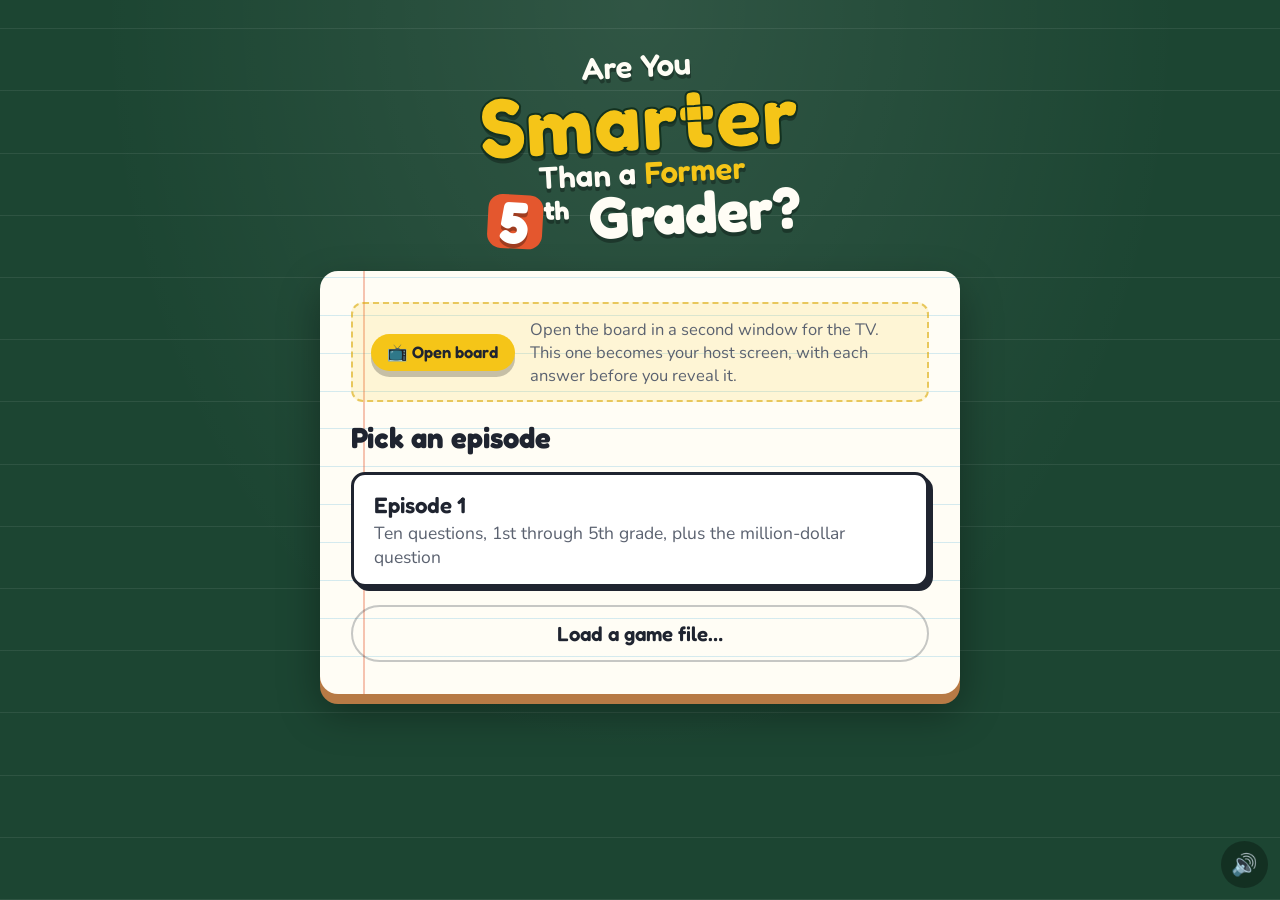
<file: index.html>
<!doctype html>
<html lang="en">
  <head>
    <meta charset="utf-8" />
    <meta name="viewport" content="width=device-width, initial-scale=1" />
    <title>Are You Smarter Than a Former 5th Grader?</title>
    <link rel="icon" href="data:image/svg+xml,%3Csvg xmlns='http://www.w3.org/2000/svg' viewBox='0 0 64 64'%3E%3Crect width='64' height='64' rx='14' fill='%23f5c518'/%3E%3Ctext x='32' y='46' font-family='Arial Black,Arial' font-weight='900' font-size='38' text-anchor='middle' fill='%231c4532'%3E5%3C/text%3E%3C/svg%3E" />
    <link rel="preconnect" href="https://fonts.googleapis.com" />
    <link rel="preconnect" href="https://fonts.gstatic.com" crossorigin />
    <link
      href="https://fonts.googleapis.com/css2?family=Fredoka:wght@500;600;700&family=Nunito:wght@500;700;800&family=Patrick+Hand&display=swap"
      rel="stylesheet"
    />
    <link rel="stylesheet" href="css/style.css?v=__V__" />
  </head>
  <body>
    <div id="app"></div>
    <noscript>This game needs JavaScript turned on.</noscript>
    <script type="module" src="js/app.js?v=__V__"></script>
  </body>
</html>
</file>
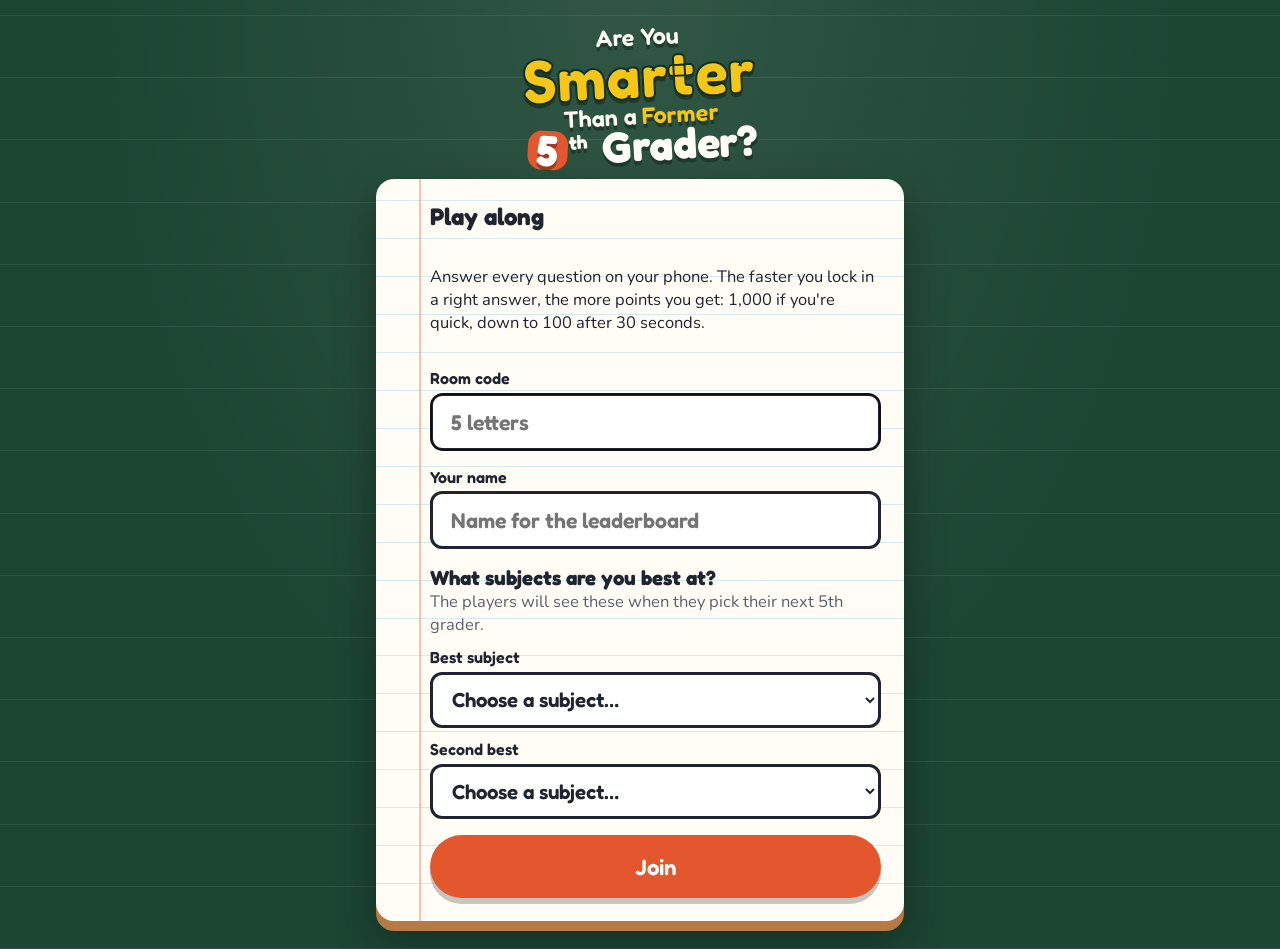
<file: play/index.html>
<!doctype html>
<html lang="en">
  <head>
    <meta charset="utf-8" />
    <meta name="viewport" content="width=device-width, initial-scale=1, viewport-fit=cover" />
    <meta name="theme-color" content="#1c4532" />
    <title>Play Along · Are You Smarter Than a Former 5th Grader?</title>
    <link rel="icon" href="data:image/svg+xml,%3Csvg xmlns='http://www.w3.org/2000/svg' viewBox='0 0 64 64'%3E%3Crect width='64' height='64' rx='14' fill='%23f5c518'/%3E%3Ctext x='32' y='46' font-family='Arial Black,Arial' font-weight='900' font-size='38' text-anchor='middle' fill='%231c4532'%3E5%3C/text%3E%3C/svg%3E" />
    <link rel="preconnect" href="https://fonts.googleapis.com" />
    <link rel="preconnect" href="https://fonts.gstatic.com" crossorigin />
    <link
      href="https://fonts.googleapis.com/css2?family=Fredoka:wght@500;600;700&family=Nunito:wght@500;700;800&family=Patrick+Hand&display=swap"
      rel="stylesheet"
    />
    <link rel="stylesheet" href="../css/style.css?v=__V__" />
  </head>
  <body class="is-phone">
    <div id="app"></div>
    <noscript>This page needs JavaScript turned on.</noscript>
    <script type="module" src="../js/play.js?v=__V__"></script>
  </body>
</html>
</file>
<file: css/style.css>
/* Schoolhouse palette */
:root {
  --chalk: #1c4532;
  --chalk-dark: #13311f;
  --chalk-line: rgba(255, 255, 255, 0.08);
  --paper: #fffdf5;
  --ink: #1f2430;
  --ink-soft: #5b6270;
  --yellow: #f5c518;
  --yellow-dark: #d9a90a;
  --red: #e4572e;
  --red-dark: #c2401b;
  --blue: #3fa7d6;
  --green: #59c36a;
  --purple: #8e6ad8;
  --orange: #f28c28;
  --wood: #b77a45;
  --radius: 18px;
  --shadow: 0 6px 0 rgba(0, 0, 0, 0.22);
  font-size: clamp(14px, 1.05vw + 6px, 24px);
}

* {
  box-sizing: border-box;
}

html,
body {
  margin: 0;
  min-height: 100%;
}

body {
  font-family: "Nunito", system-ui, sans-serif;
  color: var(--paper);
  background-color: var(--chalk);
  background-image: radial-gradient(ellipse at 50% 0%, rgba(255, 255, 255, 0.09), transparent 60%),
    repeating-linear-gradient(0deg, var(--chalk-line) 0 1px, transparent 1px 3.2rem);
  min-height: 100vh;
}

button {
  font: inherit;
  cursor: pointer;
}

button:disabled {
  cursor: not-allowed;
  opacity: 0.45;
}

h1,
h2 {
  font-family: "Fredoka", sans-serif;
  margin: 0 0 0.5em;
}

.screen {
  min-height: 100vh;
  padding: 1.2rem clamp(16px, 3vw, 3rem);
  display: flex;
  flex-direction: column;
  gap: 1rem;
}

.muted {
  color: rgba(255, 253, 245, 0.72);
}

.small {
  font-size: 0.85rem;
}

.eyebrow {
  font-family: "Fredoka", sans-serif;
  text-transform: uppercase;
  letter-spacing: 0.12em;
  font-size: 0.75rem;
  color: var(--yellow);
}

.row {
  display: flex;
  gap: 0.6rem;
  flex-wrap: wrap;
  align-items: center;
  justify-content: center;
}

/* Buttons */
.btn {
  border: 0;
  border-radius: 999px;
  padding: 0.7em 1.4em;
  font-family: "Fredoka", sans-serif;
  font-weight: 600;
  font-size: 1.05rem;
  box-shadow: var(--shadow);
  transition: transform 0.08s, box-shadow 0.08s;
}

.btn:active:not(:disabled) {
  transform: translateY(4px);
  box-shadow: 0 2px 0 rgba(0, 0, 0, 0.22);
}

.btn.small {
  font-size: 0.85rem;
  padding: 0.5em 1em;
}

.btn.wide {
  width: 100%;
}

.btn-yellow {
  background: var(--yellow);
  color: var(--ink);
}

.btn-red {
  background: var(--red);
  color: #fff;
}

.btn-ghost {
  background: rgba(255, 255, 255, 0.12);
  color: var(--paper);
  box-shadow: none;
  border: 2px solid rgba(255, 255, 255, 0.3);
}

.mute {
  position: fixed;
  right: 12px;
  bottom: 12px;
  border: 0;
  background: rgba(0, 0, 0, 0.3);
  color: #fff;
  border-radius: 50%;
  width: 2.4rem;
  height: 2.4rem;
  font-size: 1.1rem;
  z-index: 30;
}

/* Logo */
.logo {
  display: flex;
  flex-direction: column;
  align-items: center;
  font-family: "Fredoka", sans-serif;
  line-height: 0.92;
  text-shadow: 0 4px 0 rgba(0, 0, 0, 0.3);
  margin: 1.5rem auto 0.5rem;
  transform: rotate(-3deg);
}

.logo-are,
.logo-than {
  font-size: 1.6rem;
  font-weight: 600;
  color: var(--paper);
}

.logo-smarter {
  font-size: 4.4rem;
  font-weight: 700;
  color: var(--yellow);
  -webkit-text-stroke: 2px var(--chalk-dark);
}

.logo-fifth {
  font-size: 3rem;
  font-weight: 700;
  color: var(--paper);
}

.logo-5 {
  display: inline-block;
  background: var(--red);
  color: #fff;
  border-radius: 14px;
  padding: 0 0.22em;
  margin-right: 0.04em;
  transform: rotate(6deg);
}

.logo-former {
  color: var(--yellow);
}

.logo sup {
  font-size: 0.45em;
  margin-right: 0.15em;
}

.logo-small {
  margin: 0;
  font-size: 0.42rem;
  transform: rotate(-3deg) scale(1);
}

.logo-small .logo-are,
.logo-small .logo-than {
  font-size: 0.9rem;
}

.logo-small .logo-smarter {
  font-size: 2rem;
  -webkit-text-stroke: 1px var(--chalk-dark);
}

.logo-small .logo-fifth {
  font-size: 1.4rem;
}

/* Cards (loader, setup) */
.card {
  background: var(--paper);
  color: var(--ink);
  border-radius: var(--radius);
  padding: 1.6rem;
  width: min(640px, 100%);
  margin: 0 auto;
  box-shadow: 0 10px 0 var(--wood), 0 18px 40px rgba(0, 0, 0, 0.35);
  display: flex;
  flex-direction: column;
  gap: 0.9rem;
  background-image: linear-gradient(90deg, transparent 2.2rem, rgba(228, 87, 46, 0.35) 2.2rem, rgba(228, 87, 46, 0.35) calc(2.2rem + 2px), transparent calc(2.2rem + 2px)),
    repeating-linear-gradient(0deg, transparent 0 1.9rem, rgba(63, 167, 214, 0.22) 1.9rem calc(1.9rem + 1px));
}

.card h2 {
  color: var(--ink);
  margin: 0;
}

.card .eyebrow {
  color: var(--red-dark);
}

.card .muted {
  color: var(--ink-soft);
}

.card .btn-ghost {
  color: var(--ink);
  border-color: rgba(31, 36, 48, 0.25);
  background: transparent;
}

.episodes {
  display: grid;
  gap: 0.7rem;
}

.episode {
  text-align: left;
  border: 3px solid var(--ink);
  background: #fff;
  border-radius: 14px;
  padding: 0.8rem 1rem;
  display: flex;
  flex-direction: column;
  gap: 0.15rem;
  box-shadow: 4px 4px 0 var(--ink);
  color: var(--ink);
}

.episode:hover {
  background: #fff6cf;
}

.episode-title {
  font-family: "Fredoka", sans-serif;
  font-weight: 600;
  font-size: 1.15rem;
}

.episode-desc {
  color: var(--ink-soft);
  font-size: 0.9rem;
}

/* Setup */
.add-player {
  display: flex;
  gap: 0.6rem;
}

.add-player input {
  flex: 1;
  min-width: 0;
  font: inherit;
  font-size: 1.1rem;
  padding: 0.6em 0.9em;
  border-radius: 12px;
  border: 3px solid var(--ink);
}

.roster {
  list-style: none;
  padding: 0;
  margin: 0;
  display: flex;
  flex-wrap: wrap;
  gap: 0.5rem;
}

.roster li {
  background: var(--yellow);
  border-radius: 999px;
  padding: 0.3em 0.4em 0.3em 1em;
  font-family: "Fredoka", sans-serif;
  font-weight: 600;
  display: flex;
  align-items: center;
  gap: 0.4em;
}

.x {
  border: 0;
  background: rgba(0, 0, 0, 0.12);
  border-radius: 50%;
  width: 1.6em;
  height: 1.6em;
  line-height: 1;
}

.rules summary {
  font-family: "Fredoka", sans-serif;
  font-weight: 600;
  cursor: pointer;
}

.rules ul {
  margin: 0.5rem 0 0;
  padding-left: 1.2rem;
  font-size: 0.92rem;
  line-height: 1.45;
}

/* Board */
.current-mate {
  font-size: 0.9rem;
  margin-top: 0.15rem;
}

.link {
  border: 0;
  background: none;
  color: var(--yellow);
  text-decoration: underline;
  font-size: 0.8rem;
  padding: 0 0.2rem;
}

/* Picking the 5th grader */
.picker {
  width: min(680px, 100%);
}

.picker-icon {
  font-size: 3.4rem;
  line-height: 1;
}

.muted-ink {
  color: var(--ink-soft);
  margin: 0;
}

.picker-options {
  display: flex;
  flex-wrap: wrap;
  justify-content: center;
  gap: 0.5rem;
  margin: 0.4rem 0;
}

.pick {
  border: 3px solid var(--ink);
  background: var(--yellow);
  color: var(--ink);
  border-radius: 999px;
  padding: 0.45em 1.1em;
  font-family: "Fredoka", sans-serif;
  font-weight: 600;
  font-size: 1.1rem;
  display: flex;
  flex-direction: column;
  align-items: center;
  line-height: 1.1;
}

.pick.went {
  background: #e9e5d8;
  border-color: rgba(31, 36, 48, 0.3);
  color: var(--ink-soft);
}

.pick span {
  font-size: 0.65rem;
  font-family: "Nunito", sans-serif;
  font-weight: 800;
  text-transform: uppercase;
  letter-spacing: 0.06em;
}

.picker .add-player {
  width: 100%;
}

.q-mate {
  font-size: 0.85rem;
  font-weight: 700;
  color: var(--yellow);
  margin-top: 0.2rem;
}

.chip.is-mate {
  outline: 3px solid var(--yellow);
}


.topbar {
  display: flex;
  align-items: center;
  justify-content: space-between;
  gap: 1rem;
}

.topbar-info {
  text-align: center;
}

.stake {
  font-family: "Fredoka", sans-serif;
  font-size: 1.7rem;
  font-weight: 700;
}

.banner {
  background: var(--yellow);
  color: var(--ink);
  border-radius: 12px;
  padding: 0.6rem 1rem;
  text-align: center;
  font-weight: 700;
}

.board-layout {
  display: grid;
  grid-template-columns: 1fr minmax(9rem, 13rem);
  gap: 1.2rem;
  flex: 1;
}

.tiles {
  display: grid;
  grid-template-columns: repeat(2, 1fr);
  grid-auto-rows: minmax(4.4rem, 1fr);
  gap: 0.8rem;
}

.tile {
  border: 0;
  border-radius: 16px;
  color: #fff;
  display: flex;
  flex-direction: column;
  align-items: center;
  justify-content: center;
  gap: 0.2rem;
  box-shadow: var(--shadow), inset 0 -6px 0 rgba(0, 0, 0, 0.15);
  transition: transform 0.12s;
  padding: 0.6rem;
}

.tile:hover:not(:disabled) {
  transform: translateY(-3px) rotate(-0.6deg);
}

.tile-grade {
  font-family: "Fredoka", sans-serif;
  font-size: 0.85rem;
  text-transform: uppercase;
  letter-spacing: 0.1em;
  opacity: 0.9;
}

.tile-subject {
  font-family: "Fredoka", sans-serif;
  font-weight: 700;
  font-size: 1.4rem;
  text-align: center;
  line-height: 1.05;
}

.grade-1 { background: var(--red); }
.grade-2 { background: var(--orange); }
.grade-3 { background: var(--green); }
.grade-4 { background: var(--blue); }
.grade-5 { background: var(--purple); }

.tile.used {
  background: rgba(0, 0, 0, 0.18);
  box-shadow: none;
  color: rgba(255, 255, 255, 0.3);
  opacity: 1;
}

/* Money ladder */
.ladder {
  list-style: none;
  margin: 0;
  padding: 0.6rem;
  background: var(--chalk-dark);
  border: 6px solid var(--wood);
  border-radius: 14px;
  display: flex;
  flex-direction: column;
  gap: 0.2rem;
  font-family: "Fredoka", sans-serif;
  font-weight: 600;
}

.ladder li {
  display: flex;
  justify-content: space-between;
  gap: 0.5rem;
  padding: 0.18rem 0.6rem;
  border-radius: 8px;
  font-size: 0.95rem;
  color: rgba(255, 253, 245, 0.75);
}

.ladder li span {
  color: rgba(255, 253, 245, 0.45);
  font-size: 0.8em;
}

.ladder li.safe {
  color: var(--yellow);
  border: 2px dashed rgba(245, 197, 24, 0.6);
}

.ladder li.top {
  color: var(--yellow);
  font-size: 1.1rem;
}

.ladder li.reached {
  background: rgba(89, 195, 106, 0.3);
  color: #fff;
}

.ladder li.next {
  background: var(--yellow);
  color: var(--ink);
}

.ladder li.next span {
  color: var(--ink);
}

/* Scoreboard */
.scoreboard {
  display: grid;
  grid-template-columns: repeat(auto-fit, minmax(9rem, 1fr));
  gap: 0.6rem;
}

.player {
  background: var(--paper);
  color: var(--ink);
  border-radius: 14px;
  padding: 0.55rem 0.8rem;
  box-shadow: 0 5px 0 var(--wood);
}

.player.flunked,
.player.dropped {
  background: #e9e5d8;
}

.player.millionaire {
  background: var(--yellow);
}

.player-name {
  font-family: "Fredoka", sans-serif;
  font-weight: 700;
  font-size: 1.1rem;
  white-space: nowrap;
  overflow: hidden;
  text-overflow: ellipsis;
}

.player-status {
  display: flex;
  align-items: baseline;
  gap: 0.4rem;
  flex-wrap: wrap;
}

.bank {
  font-family: "Fredoka", sans-serif;
  font-size: 1.25rem;
  font-weight: 600;
  color: #1d7a3a;
}

.bank.out {
  color: var(--ink-soft);
}

.tag {
  font-size: 0.7rem;
  font-weight: 800;
  text-transform: uppercase;
  letter-spacing: 0.06em;
  background: rgba(0, 0, 0, 0.08);
  color: var(--ink);
  border-radius: 6px;
  padding: 0.1em 0.45em;
}

.tag.red {
  background: var(--red);
  color: #fff;
}

.tag.gold {
  background: var(--ink);
  color: var(--yellow);
}

.player-meta {
  display: flex;
  align-items: center;
  gap: 0.25rem;
  margin-top: 0.15rem;
}

.cheat-dot.spent {
  filter: grayscale(1);
  opacity: 0.3;
}

.correct {
  margin-left: auto;
  font-weight: 800;
  font-size: 0.8rem;
  color: var(--ink-soft);
}

/* Question */
.q-header {
  display: flex;
  justify-content: space-between;
  align-items: center;
  gap: 1rem;
}

.q-grade {
  font-family: "Fredoka", sans-serif;
  text-transform: uppercase;
  letter-spacing: 0.12em;
  color: var(--yellow);
  font-size: 0.95rem;
}

.q-subject {
  font-family: "Fredoka", sans-serif;
  font-weight: 700;
  font-size: 2rem;
}

.q-stake {
  text-align: right;
  font-family: "Fredoka", sans-serif;
  font-size: 2.2rem;
  font-weight: 700;
  color: var(--yellow);
  line-height: 1;
}

.q-stake span {
  display: block;
  font-size: 0.8rem;
  color: var(--paper);
  font-weight: 500;
  letter-spacing: 0.08em;
  text-transform: uppercase;
}

.chalkboard {
  flex: 1;
  background: var(--chalk-dark);
  border: 12px solid var(--wood);
  border-radius: 16px;
  box-shadow: inset 0 0 40px rgba(0, 0, 0, 0.45), 0 10px 30px rgba(0, 0, 0, 0.3);
  padding: clamp(1rem, 3vw, 2.4rem);
  display: flex;
  flex-direction: column;
  align-items: center;
  justify-content: center;
  gap: 1rem;
  text-align: center;
}

.q-text {
  font-family: "Patrick Hand", "Fredoka", cursive;
  font-size: clamp(1.8rem, 3.6vw, 3.6rem);
  line-height: 1.15;
  max-width: 34ch;
}

.choices {
  list-style: upper-alpha;
  margin: 0;
  padding: 0;
  display: grid;
  grid-template-columns: repeat(2, minmax(0, 1fr));
  gap: 0.6rem 2rem;
  font-family: "Patrick Hand", cursive;
  font-size: clamp(1.4rem, 2.4vw, 2.3rem);
  list-style-position: inside;
}

.choices li {
  padding: 0.1em 0.6em;
  border-radius: 10px;
  text-align: left;
}

.choices li.right {
  background: var(--yellow);
  color: var(--ink);
}

.media-wrap {
  display: flex;
  flex-direction: column;
  align-items: center;
  gap: 0.6rem;
}

.media {
  max-width: min(100%, 720px);
  max-height: 40vh;
  border-radius: 10px;
}

audio.media {
  width: min(100%, 480px);
}

.answer {
  background: var(--paper);
  color: var(--ink);
  border-radius: 14px;
  padding: 0.8rem 1.4rem;
  transform: rotate(-1deg);
  box-shadow: 0 6px 0 var(--yellow-dark);
}

.answer-label {
  font-family: "Fredoka", sans-serif;
  text-transform: uppercase;
  letter-spacing: 0.12em;
  font-size: 0.75rem;
  color: var(--red-dark);
}

.answer-text {
  font-family: "Fredoka", sans-serif;
  font-weight: 700;
  font-size: clamp(1.6rem, 3vw, 2.8rem);
}

.answer-note {
  font-size: 0.9rem;
  color: var(--ink-soft);
}

/* Long questions or many choices: smaller type so the player cards stay on screen */
.chalkboard.dense {
  gap: 0.6rem;
  padding: clamp(0.8rem, 2vw, 1.6rem);
}

.chalkboard.dense .q-text {
  font-size: clamp(1.5rem, 2.7vw, 2.7rem);
  max-width: 44ch;
}

.chalkboard.dense .choices {
  font-size: clamp(1.2rem, 1.9vw, 1.9rem);
  gap: 0.2rem 2rem;
}

.chalkboard.dense .answer {
  padding: 0.5rem 1.2rem;
}

/* Player chips on the question screen */
.chips {
  display: grid;
  grid-template-columns: repeat(auto-fit, minmax(13rem, 1fr));
  gap: 0.6rem;
}

.chip {
  background: var(--paper);
  color: var(--ink);
  border-radius: 14px;
  padding: 0.5rem 0.7rem;
  box-shadow: 0 5px 0 var(--wood);
  display: flex;
  flex-direction: column;
  gap: 0.35rem;
}

.chip.classmate-chip {
  background: var(--yellow);
}

.chip.bystander {
  background: #e9e5d8;
}

.chip.dropping {
  outline: 3px solid var(--yellow-dark);
}

.chip-head {
  display: flex;
  align-items: center;
  gap: 0.4rem;
}

.chip-name {
  font-family: "Fredoka", sans-serif;
  font-weight: 700;
  font-size: 1.05rem;
}

.chip-bank {
  margin-left: auto;
  font-family: "Fredoka", sans-serif;
  font-weight: 600;
  color: #1d7a3a;
}

.chip-controls {
  display: flex;
  flex-wrap: wrap;
  gap: 0.3rem;
  align-items: center;
}

.chip-btn {
  border: 2px solid rgba(31, 36, 48, 0.3);
  background: #fff;
  color: var(--ink);
  border-radius: 999px;
  padding: 0.2em 0.65em;
  font-size: 0.8rem;
  font-weight: 800;
}

.chip-btn.active {
  background: var(--ink);
  color: var(--yellow);
  border-color: var(--ink);
}

.chip-btn.drop.active {
  background: var(--yellow);
  color: var(--ink);
  border-color: var(--yellow-dark);
}

.chip-note {
  font-size: 0.8rem;
  font-weight: 700;
  color: var(--ink-soft);
}

.chip-note.saved {
  color: #1d7a3a;
}

.mark {
  border: 3px solid var(--ink);
  border-radius: 12px;
  width: 2.6rem;
  height: 2.2rem;
  font-size: 1.2rem;
  font-weight: 900;
  background: #fff;
  color: var(--ink);
}

.mark.yes.on {
  background: var(--green);
  color: #fff;
  border-color: #2f8a3e;
}

.mark.no.on {
  background: var(--red);
  color: #fff;
  border-color: var(--red-dark);
}

.q-footer {
  display: flex;
  justify-content: space-between;
  align-items: center;
  gap: 0.6rem;
  flex-wrap: wrap;
}

/* Million-dollar */
.question.million .chalkboard {
  border-color: var(--yellow);
}

.million-intro {
  align-items: center;
  justify-content: center;
  text-align: center;
}

.million-badge {
  font-family: "Fredoka", sans-serif;
  font-weight: 700;
  font-size: 3.6rem;
  color: var(--ink);
  background: var(--yellow);
  border-radius: 999px;
  padding: 0.2em 0.8em;
  box-shadow: 0 8px 0 var(--yellow-dark);
  transform: rotate(-3deg);
}

.million-intro h1 {
  font-size: 2.6rem;
  margin-top: 0.6rem;
}

.million-subject {
  font-size: 1.6rem;
  margin: 0;
}

.million-intro .muted {
  max-width: 40ch;
}

.decisions {
  display: flex;
  flex-direction: column;
  gap: 0.5rem;
  margin: 0.5rem 0 1rem;
}

.decision {
  background: var(--paper);
  color: var(--ink);
  border-radius: 999px;
  padding: 0.4rem 0.5rem 0.4rem 1.2rem;
  display: flex;
  align-items: center;
  gap: 0.5rem;
}

.decision .chip-name {
  margin-right: auto;
  padding-right: 1rem;
}

/* Results */
.results {
  align-items: center;
  text-align: center;
}

.headline {
  font-size: 3.4rem;
  color: var(--yellow);
  text-shadow: 0 4px 0 rgba(0, 0, 0, 0.3);
  margin-top: 1rem;
}

.smarter {
  font-family: "Fredoka", sans-serif;
  font-size: 1.5rem;
  margin: 0;
}

.final {
  list-style: none;
  padding: 0;
  margin: 0;
  width: min(640px, 100%);
  display: flex;
  flex-direction: column;
  gap: 0.5rem;
}

.final li {
  background: var(--paper);
  color: var(--ink);
  border-radius: 14px;
  display: grid;
  grid-template-columns: 2.4rem 1fr auto 3.4rem;
  align-items: center;
  gap: 0.6rem;
  padding: 0.5rem 1rem;
  font-family: "Fredoka", sans-serif;
  font-weight: 600;
  font-size: 1.25rem;
  box-shadow: 0 5px 0 var(--wood);
}

.final li.win {
  background: var(--yellow);
  font-size: 1.5rem;
}

.place {
  background: var(--ink);
  color: var(--paper);
  border-radius: 50%;
  width: 2rem;
  height: 2rem;
  display: grid;
  place-items: center;
  font-size: 1rem;
}

.final-name {
  text-align: left;
}

.final-correct {
  color: var(--ink-soft);
  font-size: 0.9rem;
}

/* Overlays */
.overlay {
  position: fixed;
  inset: 0;
  background: rgba(10, 25, 17, 0.88);
  display: grid;
  place-items: center;
  z-index: 20;
  padding: 16px;
}

.overlay-card {
  background: var(--paper);
  color: var(--ink);
  border-radius: 22px;
  padding: 2rem 2.4rem;
  text-align: center;
  max-width: 760px;
  display: flex;
  flex-direction: column;
  align-items: center;
  gap: 0.8rem;
  box-shadow: 0 12px 0 var(--wood);
}

.overlay-card h2 {
  font-size: 2.2rem;
  margin: 0;
}

.overlay-card .eyebrow {
  color: var(--red-dark);
}

.flunk-f {
  font-family: "Fredoka", sans-serif;
  font-weight: 700;
  font-size: 7rem;
  line-height: 1;
  color: var(--red);
  border: 8px solid var(--red);
  border-radius: 50%;
  width: 1.5em;
  height: 1.5em;
  display: grid;
  place-items: center;
  transform: rotate(-12deg);
}

.say-it {
  font-size: 1rem;
  color: var(--ink-soft);
}

.say-it span {
  display: block;
  font-family: "Fredoka", sans-serif;
  font-weight: 700;
  font-size: 1.8rem;
  color: var(--ink);
  margin-top: 0.3rem;
}

/* Host screen and board */
.board-hint {
  display: flex;
  align-items: center;
  gap: 0.8rem;
  padding: 0.7rem 0.9rem;
  border-radius: 12px;
  background: rgba(245, 197, 24, 0.14);
  border: 2px dashed rgba(217, 169, 10, 0.6);
}

.board-hint .btn {
  flex: none;
}

.btn.board-on {
  border-color: var(--green);
  color: var(--green);
}

.card .btn.board-on {
  color: #1d7a3a;
  border-color: var(--green);
}

/* Host screen only: the answer before the reveal, while the board is open */
.host-answer {
  border: 2px dashed rgba(245, 197, 24, 0.7);
  border-radius: 12px;
  padding: 0.4rem 1rem;
  font-size: 1.15rem;
  color: rgba(255, 253, 245, 0.85);
  display: flex;
  align-items: center;
  gap: 0.7rem;
  flex-wrap: wrap;
  justify-content: center;
}

.host-answer b {
  font-family: "Fredoka", sans-serif;
  color: var(--yellow);
  font-size: 1.4rem;
}

.host-answer-tag {
  font-size: 0.7rem;
  font-weight: 800;
  text-transform: uppercase;
  letter-spacing: 0.08em;
  background: rgba(0, 0, 0, 0.35);
  border-radius: 999px;
  padding: 0.2em 0.7em;
}

.board-title {
  justify-content: center;
  align-items: center;
  text-align: center;
}

.board-title .logo {
  font-size: 1.5rem;
}

.board-title .eyebrow {
  font-size: 1.1rem;
  margin: 0;
}

.board-roster {
  display: flex;
  flex-wrap: wrap;
  justify-content: center;
  gap: 0.6rem;
}

.board-roster span {
  background: var(--paper);
  color: var(--ink);
  border-radius: 999px;
  padding: 0.3em 1.1em;
  font-family: "Fredoka", sans-serif;
  font-weight: 600;
  font-size: 1.4rem;
  box-shadow: 0 4px 0 var(--wood);
}

.board-join {
  display: flex;
  align-items: center;
  gap: 1.4rem;
  background: var(--paper);
  color: var(--ink);
  border-radius: 18px;
  padding: 1rem 1.6rem;
  box-shadow: 0 8px 0 var(--wood);
  text-align: left;
}

.board-join .qr {
  width: 11rem;
}

.board-join h3 {
  margin: 0 0 0.3rem;
  font-family: "Fredoka", sans-serif;
  font-size: 1.5rem;
}

.board-join p {
  margin: 0.2rem 0;
}

.board-join strong {
  font-family: "Fredoka", sans-serif;
  letter-spacing: 0.14em;
  font-size: 1.8rem;
  color: var(--red-dark);
}

span.mark {
  display: inline-grid;
  place-items: center;
}

.sound-prompt {
  position: fixed;
  left: 50%;
  bottom: 16px;
  transform: translateX(-50%);
  z-index: 50;
  border: 2px solid var(--yellow);
  background: rgba(19, 49, 31, 0.94);
  color: var(--paper);
  border-radius: 999px;
  padding: 0.6em 1.4em;
  font-weight: 800;
  font-family: inherit;
  font-size: 1rem;
  box-shadow: 0 0 1.5rem rgba(245, 197, 24, 0.4);
}

/* Narrow screens */
@media (max-width: 760px) {
  .board-layout {
    grid-template-columns: 1fr;
  }
  .ladder {
    flex-direction: row;
    flex-wrap: wrap;
  }
  .ladder li {
    font-size: 0.75rem;
  }
  .topbar {
    flex-wrap: wrap;
    justify-content: center;
  }
  .tile-subject {
    font-size: 1.05rem;
  }
  .choices {
    grid-template-columns: 1fr;
  }
  .logo-smarter {
    font-size: 3rem;
  }
  .final li {
    grid-template-columns: 2rem 1fr auto;
  }
  .final-correct {
    display: none;
  }
}

/* ---------- Audience play-along: host and TV ---------- */

.aud-slot {
  display: contents;
}

.row.left {
  justify-content: flex-start;
}

.aud-dot {
  display: inline-block;
  width: 10px;
  height: 10px;
  border-radius: 50%;
  background: #8a93a8;
  vertical-align: middle;
}

.aud-dot.live {
  background: var(--green);
  box-shadow: 0 0 8px var(--green);
}

.aud-dot.connecting,
.aud-dot.down {
  background: var(--orange);
  animation: blink 1s ease-in-out infinite;
}

.aud-dot.error {
  background: var(--red);
}

@keyframes blink {
  50% {
    opacity: 0.35;
  }
}

.aud-pill {
  font-size: 0.7rem;
  font-family: "Nunito", sans-serif;
  font-weight: 800;
  text-transform: uppercase;
  letter-spacing: 0.06em;
  border-radius: 999px;
  padding: 0.15em 0.6em;
  vertical-align: middle;
  background: #8a93a8;
  color: #fff;
}

.aud-pill.live {
  background: #1d7a3a;
}

.aud-pill.connecting,
.aud-pill.down {
  background: var(--orange);
}

.aud-pill.error {
  background: var(--red);
}

.aud-card {
  display: flex;
  gap: 1rem;
  align-items: center;
  flex-wrap: wrap;
  border: 3px dashed rgba(31, 36, 48, 0.25);
  border-radius: 14px;
  padding: 0.9rem 1rem;
  background: rgba(255, 255, 255, 0.7);
}

.aud-card h3 {
  margin: 0 0 0.3rem;
  font-family: "Fredoka", sans-serif;
}

.aud-card .aud-info {
  flex: 1 1 260px;
}

.aud-card .small {
  margin: 0.2rem 0;
}

.aud-qr {
  flex: 0 0 132px;
  width: 132px;
}

.qr {
  display: block;
  width: 100%;
  height: auto;
  border-radius: 8px;
}

.aud-code {
  margin: 0.2rem 0;
}

.aud-code strong {
  font-family: "Fredoka", sans-serif;
  letter-spacing: 0.14em;
  font-size: 1.5rem;
  color: var(--red-dark);
}

.aud-names {
  font-weight: 700;
  font-size: 0.9rem;
  margin: 0.3rem 0 0.5rem;
}

.error {
  color: var(--red-dark);
  font-weight: 700;
}

/* The room code in the corner */
.aud-corner {
  position: fixed;
  left: 12px;
  bottom: 12px;
  z-index: 15;
  border: 0;
  border-radius: 999px;
  background: rgba(0, 0, 0, 0.45);
  color: var(--paper);
  padding: 0.35em 0.9em;
  font-size: 0.8rem;
  display: flex;
  align-items: center;
  gap: 0.45em;
}

.aud-corner b {
  font-family: "Fredoka", sans-serif;
  letter-spacing: 0.12em;
  color: var(--yellow);
  font-size: 1rem;
}

.aud-corner-url,
.aud-corner-n {
  opacity: 0.75;
}

.screen.board,
.screen.question {
  padding-bottom: 3.2rem;
}

/* Leaderboard column on the board */
.board-layout.with-aud {
  grid-template-columns: 1fr minmax(9rem, 12rem) minmax(10rem, 14rem);
}

.aud-lb {
  background: var(--paper);
  color: var(--ink);
  border-radius: 14px;
  padding: 0.7rem 0.8rem;
  box-shadow: 0 6px 0 var(--wood);
  align-self: start;
}

.aud-lb h3 {
  margin: 0 0 0.4rem;
  font-family: "Fredoka", sans-serif;
  font-size: 1.05rem;
}

.aud-lb .small {
  margin: 0.3rem 0 0;
  color: var(--ink-soft);
}

.lb {
  list-style: none;
  margin: 0;
  padding: 0;
  display: grid;
  gap: 0.25rem;
}

.lb li {
  display: grid;
  grid-template-columns: 1.6em 1fr auto;
  gap: 0.4em;
  align-items: baseline;
  font-size: 0.92rem;
}

.lb li:first-child {
  font-weight: 800;
}

.lb-rank {
  color: var(--ink-soft);
  font-weight: 800;
  text-align: right;
}

.lb-name {
  overflow: hidden;
  text-overflow: ellipsis;
  white-space: nowrap;
}

.lb.big li {
  font-size: 1.3rem;
  padding: 0.2rem 0;
  border-bottom: 2px dashed rgba(0, 0, 0, 0.08);
}

/* Under the question */
.aud-strip {
  font-weight: 700;
  font-size: 0.95rem;
  background: rgba(0, 0, 0, 0.25);
  border-radius: 999px;
  padding: 0.35em 0.9em;
}

/* Answer review */
.aud-review {
  width: min(720px, 100%);
  max-height: 90vh;
  overflow: auto;
}

.aud-groups {
  list-style: none;
  padding: 0;
  margin: 0;
  width: 100%;
  display: grid;
  gap: 0.4rem;
}

.aud-group {
  width: 100%;
  display: grid;
  grid-template-columns: 2rem 1fr auto;
  align-items: center;
  gap: 0.6rem;
  border-radius: 12px;
  border: 3px solid;
  padding: 0.35rem 0.8rem;
  font-size: 1.05rem;
  text-align: left;
  background: #fff;
  color: var(--ink);
}

.aud-group.ok {
  border-color: var(--green);
}

.aud-group.no {
  border-color: rgba(228, 87, 46, 0.6);
}

.aud-group .mark-ico {
  font-weight: 900;
  font-size: 1.2rem;
}

.aud-group.ok .mark-ico {
  color: #1d7a3a;
}

.aud-group.no .mark-ico {
  color: var(--red-dark);
}

.aud-group-n {
  color: var(--ink-soft);
  font-weight: 800;
}

/* Full-screen leaderboard (0) */
.aud-big {
  width: min(980px, 100%);
  max-width: none;
  display: grid;
  grid-template-columns: 1fr 15rem;
  gap: 1.4rem;
  align-items: start;
  text-align: left;
}

.aud-big h2 {
  margin-bottom: 0.6rem;
  font-size: 1.9rem;
  white-space: nowrap;
}

.aud-big > .btn {
  grid-column: 1 / -1;
  justify-self: center;
}

.aud-big-join {
  text-align: center;
}

.aud-big-join p {
  margin: 0.4rem 0 0;
}

.aud-big-join strong {
  font-family: "Fredoka", sans-serif;
  letter-spacing: 0.14em;
  font-size: 1.6rem;
  color: var(--red-dark);
}

/* Results */
.aud-final {
  width: min(640px, 100%);
  background: var(--paper);
  color: var(--ink);
  border-radius: 14px;
  padding: 0.8rem 1.2rem;
  text-align: left;
  box-shadow: 0 5px 0 var(--wood);
}

.aud-final h3 {
  margin: 0 0 0.4rem;
  font-family: "Fredoka", sans-serif;
}

@media (max-width: 760px) {
  .board-layout.with-aud {
    grid-template-columns: 1fr;
  }
  .aud-big {
    grid-template-columns: 1fr;
  }
  .aud-corner-url {
    display: none;
  }
}

/* ---------- Audience play-along: phone ---------- */

body.is-phone {
  font-size: 16px;
}

.pp {
  max-width: 560px;
  margin: 0 auto;
  padding: 14px 16px 28px;
  display: flex;
  flex-direction: column;
  gap: 14px;
  min-height: 100vh;
}

.pp-join .card {
  width: 100%;
  padding: 1.2rem 1.2rem 1.2rem 2.8rem;
}

.pp-logo {
  margin: 0.6rem auto 0;
  font-size: 0.6rem;
}

.pp-logo .logo-smarter {
  font-size: 3.2rem;
}

.pp-logo .logo-fifth {
  font-size: 2.2rem;
}

.pp-logo .logo-are,
.pp-logo .logo-than {
  font-size: 1.2rem;
}

.pp-join-form {
  display: grid;
  gap: 0.8rem;
}

.pp-join-form label {
  display: grid;
  gap: 0.25rem;
  font-family: "Fredoka", sans-serif;
  font-weight: 600;
}

.pp input {
  font: inherit;
  font-size: 1.1rem; /* 16px+ so phones don't zoom in */
  padding: 0.6em 0.8em;
  border-radius: 12px;
  border: 3px solid var(--ink);
  width: 100%;
  min-width: 0;
}

.btn.big {
  font-size: 1.15rem;
  padding: 0.8em 1.2em;
  width: 100%;
}

.pp-top {
  display: flex;
  justify-content: space-between;
  align-items: center;
  gap: 0.6rem;
  font-size: 0.95rem;
}

.pp-me {
  display: flex;
  align-items: center;
  gap: 0.45rem;
  font-family: "Fredoka", sans-serif;
  font-size: 1.1rem;
}

.pp-score {
  font-weight: 800;
  color: var(--yellow);
}

.pp-wait {
  text-align: center;
  padding: 2rem 0.5rem;
}

.pp-big {
  font-family: "Fredoka", sans-serif;
  font-size: 2rem;
  font-weight: 700;
  color: var(--yellow);
  margin: 0;
}

.pp-spinner {
  width: 36px;
  height: 36px;
  margin: 0 auto 0.8rem;
  border-radius: 50%;
  border: 4px solid rgba(255, 255, 255, 0.25);
  border-top-color: var(--yellow);
  animation: spin 0.9s linear infinite;
}

@keyframes spin {
  to {
    transform: rotate(360deg);
  }
}

.pp-q {
  background: var(--chalk-dark);
  border: 8px solid var(--wood);
  border-radius: 14px;
  padding: 1rem;
  text-align: center;
  box-shadow: inset 0 0 30px rgba(0, 0, 0, 0.4);
}

.pp-q.million {
  border-color: var(--yellow);
}

.pp-grade {
  font-family: "Fredoka", sans-serif;
  text-transform: uppercase;
  letter-spacing: 0.12em;
  font-size: 0.75rem;
  color: var(--yellow);
}

.pp-subject {
  font-family: "Fredoka", sans-serif;
  font-weight: 700;
  font-size: 1.2rem;
}

.pp-text {
  font-family: "Patrick Hand", "Fredoka", cursive;
  font-size: 1.6rem;
  line-height: 1.15;
  margin-top: 0.5rem;
}

.pp-media {
  margin: 0.6rem 0 0;
  font-weight: 700;
  color: var(--yellow);
}

.pp-reveal {
  margin-top: 0.8rem;
  display: grid;
  gap: 0.4rem;
}

.pp-answer {
  background: var(--paper);
  color: var(--ink);
  border-radius: 12px;
  padding: 0.5rem 0.8rem;
  font-family: "Fredoka", sans-serif;
  font-weight: 700;
  font-size: 1.4rem;
}

.pp-answer span {
  display: block;
  font-size: 0.7rem;
  letter-spacing: 0.12em;
  text-transform: uppercase;
  color: var(--red-dark);
}

.pp-res {
  margin: 0;
  font-weight: 800;
  font-size: 1.15rem;
}

.pp-res.ok {
  color: #7ee08f;
}

.pp-res.no {
  color: #ffb39b;
}

.pp-res.none {
  color: rgba(255, 253, 245, 0.7);
}

.pp-form {
  background: var(--paper);
  color: var(--ink);
  border-radius: 14px;
  padding: 0.9rem;
  display: grid;
  gap: 0.6rem;
  box-shadow: 0 6px 0 var(--wood);
}

.pp-form label {
  font-family: "Fredoka", sans-serif;
  font-weight: 600;
  display: flex;
  justify-content: space-between;
  align-items: baseline;
  gap: 0.5rem;
  flex-wrap: wrap;
}

.pp-worth {
  font-family: "Nunito", sans-serif;
  font-size: 0.85rem;
  color: var(--ink-soft);
}

.pp-worth b {
  color: #1d7a3a;
  font-size: 1rem;
}

.pp-form .small {
  margin: 0;
  color: var(--ink-soft);
}

.pp-choices {
  display: grid;
  gap: 0.45rem;
}

.pp-choice {
  display: flex;
  align-items: center;
  gap: 0.7rem;
  text-align: left;
  border: 3px solid var(--ink);
  border-radius: 12px;
  background: #fff;
  color: var(--ink);
  padding: 0.55rem 0.8rem;
  font-size: 1.1rem;
  font-weight: 700;
}

.pp-choice span {
  font-family: "Fredoka", sans-serif;
  background: var(--ink);
  color: var(--paper);
  border-radius: 8px;
  width: 1.7rem;
  height: 1.7rem;
  display: grid;
  place-items: center;
  flex: none;
}

.pp-choice.on {
  background: var(--yellow);
}

.pp-locked {
  background: var(--paper);
  color: var(--ink);
  border-radius: 14px;
  padding: 0.9rem;
  text-align: center;
  display: grid;
  gap: 0.3rem;
  font-family: "Fredoka", sans-serif;
  font-weight: 700;
  font-size: 1.1rem;
  box-shadow: 0 6px 0 var(--wood);
}

.pp-locked strong {
  font-size: 1.4rem;
}

.pp-locked .small {
  font-family: "Nunito", sans-serif;
  font-weight: 600;
  color: var(--ink-soft);
}

.pp-lb {
  background: var(--paper);
  color: var(--ink);
  border-radius: 14px;
  padding: 0.8rem 1rem;
}

.pp-lb h3 {
  margin: 0 0 0.4rem;
  font-family: "Fredoka", sans-serif;
}

.pp-lb .lb li {
  font-size: 1rem;
}

.pp-lb .lb li.me {
  background: #fff3c4;
  border-radius: 6px;
}

.pp-lb .lb li.gap {
  margin-top: 0.4rem;
  border-top: 2px dashed rgba(0, 0, 0, 0.15);
}

.pp-foot {
  text-align: center;
  margin-top: auto;
}

/* Make room for the room-code badge under the board */
.board-layout.with-aud .tiles {
  grid-auto-rows: minmax(3.4rem, 1fr);
}

/* ---------- Play-along subjects ---------- */

.pp-subjects {
  border: 0;
  padding: 0;
  margin: 0;
  display: grid;
  gap: 0.6rem;
}

.pp-subjects legend {
  font-family: "Fredoka", sans-serif;
  font-weight: 700;
  font-size: 1.05rem;
  padding: 0;
}

.pp-subjects .small {
  margin: 0;
  color: var(--ink-soft);
}

.pp select {
  font: inherit;
  font-size: 1.05rem;
  padding: 0.55em 0.7em;
  border-radius: 12px;
  border: 3px solid var(--ink);
  background: #fff;
  color: var(--ink);
  width: 100%;
}

.pp-me {
  flex-wrap: wrap;
}

.pp-subj {
  font-family: "Nunito", sans-serif;
  font-size: 0.75rem;
  font-weight: 700;
  color: rgba(255, 253, 245, 0.75);
  width: 100%;
}

.lb-subj {
  display: flex;
  flex-wrap: wrap;
  gap: 0.2rem;
  margin-top: 0.1rem;
}

.lb-subj span {
  font-size: 0.65rem;
  font-weight: 800;
  background: rgba(63, 167, 214, 0.18);
  color: #1b5f80;
  border-radius: 6px;
  padding: 0.05em 0.4em;
  white-space: nowrap;
}

.lb li {
  align-items: start;
}

.lb .lb-name {
  white-space: normal;
}

.lb.big .lb-subj span {
  font-size: 0.8rem;
}

/* The play-along crowd in the 5th grader picker */
.picker-aud {
  width: 100%;
  text-align: left;
}

.picker-aud h3 {
  margin: 0.2rem 0 0.4rem;
  font-family: "Fredoka", sans-serif;
  font-size: 1rem;
}

.picker-aud ul {
  list-style: none;
  margin: 0;
  padding: 0;
  display: grid;
  gap: 0.35rem;
  max-height: 34vh;
  overflow: auto;
}

.aud-pick {
  width: 100%;
  display: grid;
  grid-template-columns: 1.6em 1fr auto;
  gap: 0.5rem;
  align-items: center;
  text-align: left;
  border: 2px solid rgba(31, 36, 48, 0.25);
  border-radius: 12px;
  background: #fff;
  color: var(--ink);
  padding: 0.35rem 0.7rem;
}

.aud-pick:hover {
  border-color: var(--ink);
  background: #fff6cf;
}

.aud-pick.went {
  background: #e9e5d8;
  color: var(--ink-soft);
}

.aud-pick-name {
  font-family: "Fredoka", sans-serif;
  font-weight: 600;
  font-size: 1.05rem;
}

.aud-pick-name em {
  font-family: "Nunito", sans-serif;
  font-style: normal;
  font-size: 0.65rem;
  font-weight: 800;
  text-transform: uppercase;
  letter-spacing: 0.05em;
  color: var(--ink-soft);
}

.aud-pick-score {
  text-align: right;
  display: grid;
}

.aud-pick-score small {
  color: var(--ink-soft);
  font-weight: 700;
}
</file>
